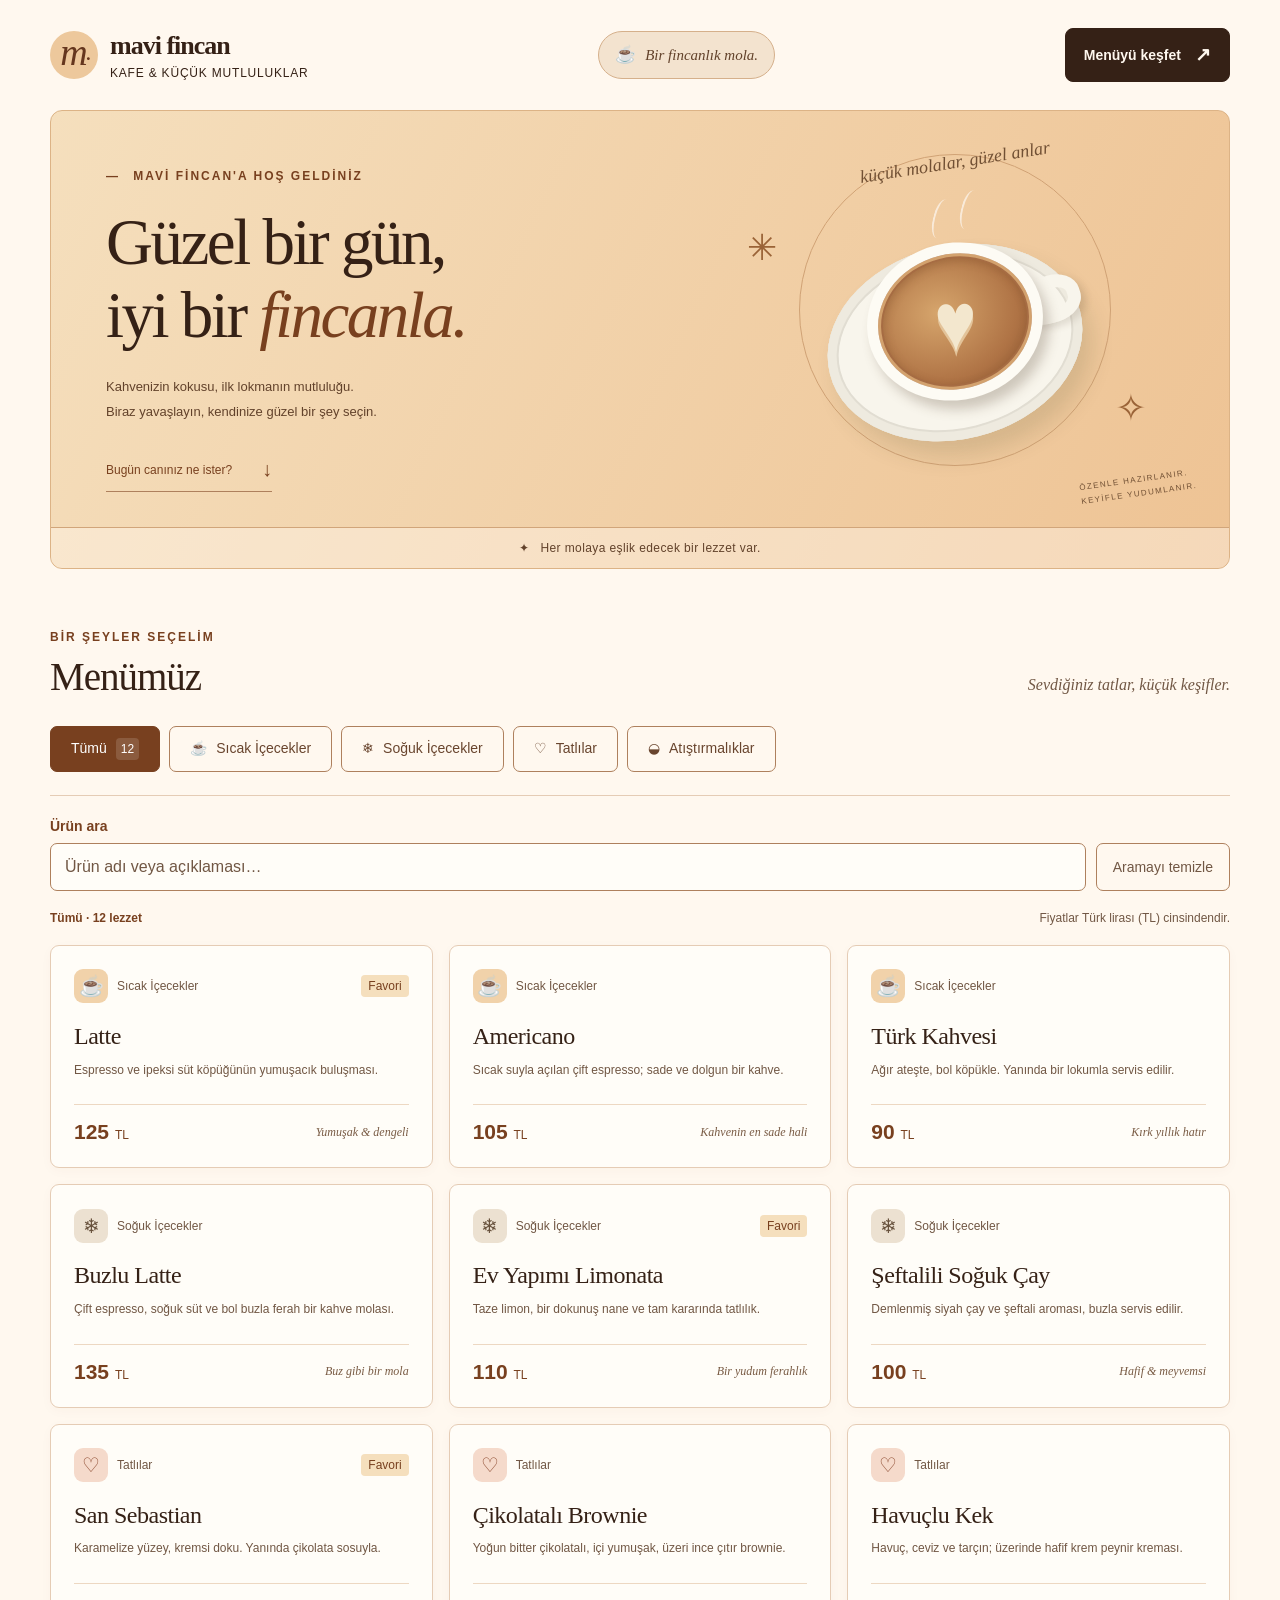
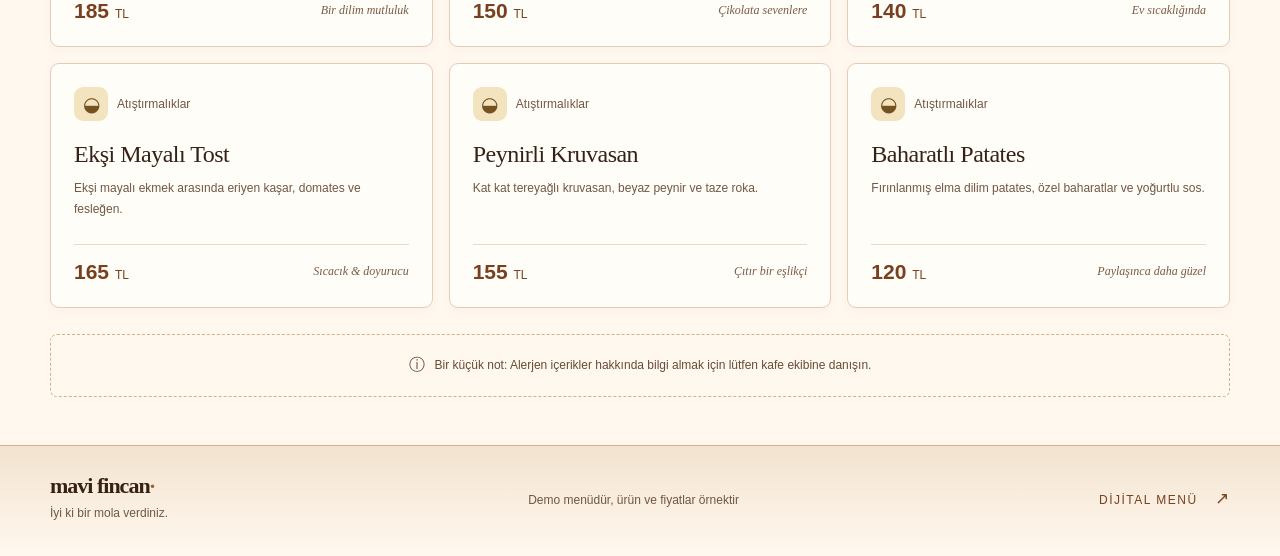
<file: index.html>
<!DOCTYPE html>
<html lang="tr">
<head>
  <meta charset="UTF-8">
  <meta name="viewport" content="width=device-width, initial-scale=1.0">
  <meta name="theme-color" content="#f7f4ec">
  <meta name="description" content="Mavi Fincan Kafe'nin örnek dijital menüsü. Kahveler, serin içecekler, tatlılar ve küçük atıştırmalıklar.">
  <title>Mavi Fincan Kafe — Dijital QR Menü</title>
  <link rel="stylesheet" href="style.css">
  <script src="script.js" defer></script>
</head>
<body>
  <a class="skip-link" href="#menu">Menüye geç</a>
  <header class="site-header wrap">
    <a class="brand" href="index.html" aria-label="Mavi Fincan Kafe ana sayfa">
      <span class="brand-mark" aria-hidden="true">m<span>·</span></span>
      <span class="brand-name">mavi fincan<span>KAFE & KÜÇÜK MUTLULUKLAR</span></span>
    </a>
    <span class="header-note"><span aria-hidden="true">☕</span> Bir fincanlık mola.</span>
    <a class="menu-link" href="#menu">Menüyü keşfet <span aria-hidden="true">↗</span></a>
  </header>

  <main class="wrap">
    <section class="hero" aria-labelledby="welcome-title">
      <div class="hero-copy">
        <p class="eyebrow"><span aria-hidden="true">—</span> MAVİ FİNCAN'A HOŞ GELDİNİZ</p>
        <h1 id="welcome-title">Güzel bir gün,<br>iyi bir <em>fincanla.</em></h1>
        <p class="hero-description">Kahvenizin kokusu, ilk lokmanın mutluluğu.<br>Biraz yavaşlayın, kendinize güzel bir şey seçin.</p>
        <a class="hero-link" href="#menu">Bugün canınız ne ister? <span aria-hidden="true">↓</span></a>
      </div>
      <div class="coffee-scene" aria-hidden="true">
        <span class="scene-caption">küçük molalar, güzel anlar</span>
        <div class="steam steam-one"></div><div class="steam steam-two"></div>
        <div class="saucer"></div>
        <div class="cup-handle"></div>
        <div class="coffee-cup"><div class="coffee"><span class="milk-heart">♥</span></div></div>
        <span class="scene-spark spark-one">✳</span><span class="scene-spark spark-two">✧</span>
        <span class="scene-label">ÖZENLE HAZIRLANIR.<br>KEYİFLE YUDUMLANIR.</span>
      </div>
      <div class="hero-footnote"><span aria-hidden="true">✦</span> Her molaya eşlik edecek bir lezzet var.</div>
    </section>

    <section id="menu" class="menu-section" aria-labelledby="menu-title">
      <div class="section-heading">
        <div><p class="eyebrow">BİR ŞEYLER SEÇELİM</p><h2 id="menu-title">Menümüz</h2></div>
        <p>Sevdiğiniz tatlar, küçük keşifler.</p>
      </div>
      <nav class="category-nav" aria-label="Menü kategorileri" hidden>
        <button type="button" class="category-button is-active" data-filter="all" aria-pressed="true" aria-controls="menu-grid">Tümü <span>12</span></button>
        <button type="button" class="category-button" data-filter="hot" aria-pressed="false" aria-controls="menu-grid"><span aria-hidden="true">☕</span> Sıcak İçecekler</button>
        <button type="button" class="category-button" data-filter="cold" aria-pressed="false" aria-controls="menu-grid"><span aria-hidden="true">❄</span> Soğuk İçecekler</button>
        <button type="button" class="category-button" data-filter="dessert" aria-pressed="false" aria-controls="menu-grid"><span aria-hidden="true">♡</span> Tatlılar</button>
        <button type="button" class="category-button" data-filter="snack" aria-pressed="false" aria-controls="menu-grid"><span aria-hidden="true">◒</span> Atıştırmalıklar</button>
      </nav>
      <div class="menu-search" hidden>
        <label for="product-search">Ürün ara</label>
        <div class="search-controls">
          <input id="product-search" type="search" placeholder="Ürün adı veya açıklaması…" aria-controls="menu-grid" autocomplete="off">
          <button id="clear-search" type="button" disabled>Aramayı temizle</button>
        </div>
      </div>
      <div class="menu-meta"><p id="menu-status" role="status" aria-live="polite" aria-atomic="true">Tümü · 12 lezzet</p><span>Fiyatlar Türk lirası (TL) cinsindendir.</span></div>
      <div id="menu-grid" class="menu-grid">
        <article class="menu-card" data-category="hot">
          <div class="card-top"><span class="product-icon hot" aria-hidden="true">☕</span><span class="product-category">Sıcak İçecekler</span><span class="badge">Favori</span></div>
          <h3>Latte</h3><p>Espresso ve ipeksi süt köpüğünün yumuşacık buluşması.</p><div class="card-bottom"><span class="price">125 <span>TL</span></span><span class="product-note">Yumuşak & dengeli</span></div>
        </article>
        <article class="menu-card" data-category="hot">
          <div class="card-top"><span class="product-icon hot" aria-hidden="true">☕</span><span class="product-category">Sıcak İçecekler</span></div>
          <h3>Americano</h3><p>Sıcak suyla açılan çift espresso; sade ve dolgun bir kahve.</p><div class="card-bottom"><span class="price">105 <span>TL</span></span><span class="product-note">Kahvenin en sade hali</span></div>
        </article>
        <article class="menu-card" data-category="hot">
          <div class="card-top"><span class="product-icon hot" aria-hidden="true">☕</span><span class="product-category">Sıcak İçecekler</span></div>
          <h3>Türk Kahvesi</h3><p>Ağır ateşte, bol köpükle. Yanında bir lokumla servis edilir.</p><div class="card-bottom"><span class="price">90 <span>TL</span></span><span class="product-note">Kırk yıllık hatır</span></div>
        </article>
        <article class="menu-card" data-category="cold">
          <div class="card-top"><span class="product-icon cold" aria-hidden="true">❄</span><span class="product-category">Soğuk İçecekler</span></div>
          <h3>Buzlu Latte</h3><p>Çift espresso, soğuk süt ve bol buzla ferah bir kahve molası.</p><div class="card-bottom"><span class="price">135 <span>TL</span></span><span class="product-note">Buz gibi bir mola</span></div>
        </article>
        <article class="menu-card" data-category="cold">
          <div class="card-top"><span class="product-icon cold" aria-hidden="true">❄</span><span class="product-category">Soğuk İçecekler</span><span class="badge">Favori</span></div>
          <h3>Ev Yapımı Limonata</h3><p>Taze limon, bir dokunuş nane ve tam kararında tatlılık.</p><div class="card-bottom"><span class="price">110 <span>TL</span></span><span class="product-note">Bir yudum ferahlık</span></div>
        </article>
        <article class="menu-card" data-category="cold">
          <div class="card-top"><span class="product-icon cold" aria-hidden="true">❄</span><span class="product-category">Soğuk İçecekler</span></div>
          <h3>Şeftalili Soğuk Çay</h3><p>Demlenmiş siyah çay ve şeftali aroması, buzla servis edilir.</p><div class="card-bottom"><span class="price">100 <span>TL</span></span><span class="product-note">Hafif & meyvemsi</span></div>
        </article>
        <article class="menu-card" data-category="dessert">
          <div class="card-top"><span class="product-icon dessert" aria-hidden="true">♡</span><span class="product-category">Tatlılar</span><span class="badge">Favori</span></div>
          <h3>San Sebastian</h3><p>Karamelize yüzey, kremsi doku. Yanında çikolata sosuyla.</p><div class="card-bottom"><span class="price">185 <span>TL</span></span><span class="product-note">Bir dilim mutluluk</span></div>
        </article>
        <article class="menu-card" data-category="dessert">
          <div class="card-top"><span class="product-icon dessert" aria-hidden="true">♡</span><span class="product-category">Tatlılar</span></div>
          <h3>Çikolatalı Brownie</h3><p>Yoğun bitter çikolatalı, içi yumuşak, üzeri ince çıtır brownie.</p><div class="card-bottom"><span class="price">150 <span>TL</span></span><span class="product-note">Çikolata sevenlere</span></div>
        </article>
        <article class="menu-card" data-category="dessert">
          <div class="card-top"><span class="product-icon dessert" aria-hidden="true">♡</span><span class="product-category">Tatlılar</span></div>
          <h3>Havuçlu Kek</h3><p>Havuç, ceviz ve tarçın; üzerinde hafif krem peynir kreması.</p><div class="card-bottom"><span class="price">140 <span>TL</span></span><span class="product-note">Ev sıcaklığında</span></div>
        </article>
        <article class="menu-card" data-category="snack">
          <div class="card-top"><span class="product-icon snack" aria-hidden="true">◒</span><span class="product-category">Atıştırmalıklar</span></div>
          <h3>Ekşi Mayalı Tost</h3><p>Ekşi mayalı ekmek arasında eriyen kaşar, domates ve fesleğen.</p><div class="card-bottom"><span class="price">165 <span>TL</span></span><span class="product-note">Sıcacık & doyurucu</span></div>
        </article>
        <article class="menu-card" data-category="snack">
          <div class="card-top"><span class="product-icon snack" aria-hidden="true">◒</span><span class="product-category">Atıştırmalıklar</span></div>
          <h3>Peynirli Kruvasan</h3><p>Kat kat tereyağlı kruvasan, beyaz peynir ve taze roka.</p><div class="card-bottom"><span class="price">155 <span>TL</span></span><span class="product-note">Çıtır bir eşlikçi</span></div>
        </article>
        <article class="menu-card" data-category="snack">
          <div class="card-top"><span class="product-icon snack" aria-hidden="true">◒</span><span class="product-category">Atıştırmalıklar</span></div>
          <h3>Baharatlı Patates</h3><p>Fırınlanmış elma dilim patates, özel baharatlar ve yoğurtlu sos.</p><div class="card-bottom"><span class="price">120 <span>TL</span></span><span class="product-note">Paylaşınca daha güzel</span></div>
        </article>
      </div>
      <p id="no-results" class="no-results" hidden>Aradığınız ürün bulunamadı</p>
      <aside class="allergy-note"><span aria-hidden="true">ⓘ</span><p>Bir küçük not: Alerjen içerikler hakkında bilgi almak için lütfen kafe ekibine danışın.</p></aside>
    </section>
  </main>
  <footer class="site-footer wrap"><div><span class="footer-brand">mavi fincan<span>·</span></span><p>İyi ki bir mola verdiniz.</p></div><p>Demo menüdür, ürün ve fiyatlar örnektir</p><span class="footer-label">DİJİTAL MENÜ <span aria-hidden="true">↗</span></span></footer>
</body>
</html>
</file>
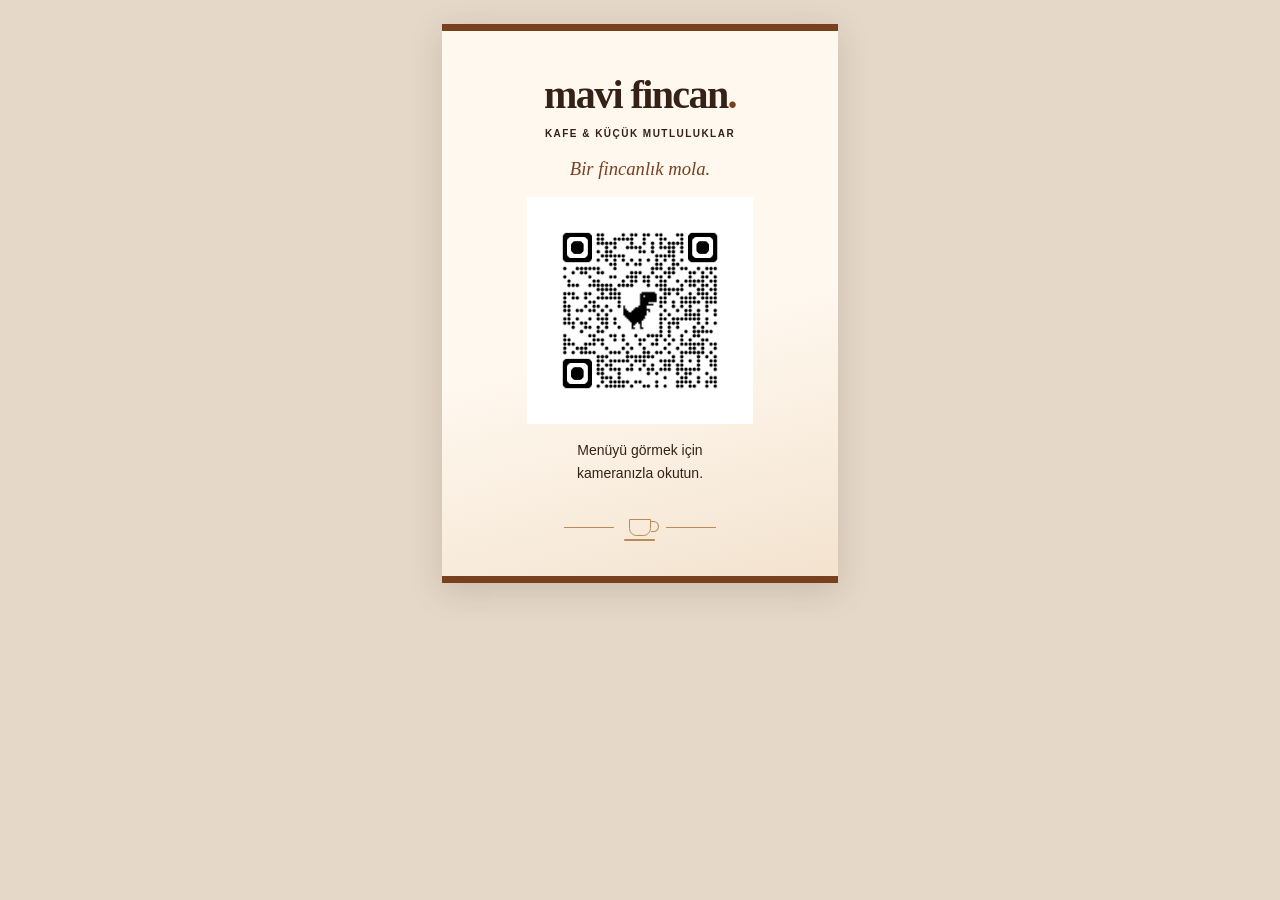
<file: qr-kart.html>
<!DOCTYPE html>
<html lang="tr">
<head>
  <meta charset="UTF-8">
  <meta name="viewport" content="width=device-width, initial-scale=1.0">
  <meta name="description" content="Mavi Fincan Kafe için A6 boyutunda yazdırılabilir QR menü kartı.">
  <title>Mavi Fincan Kafe — A6 QR Menü Kartı</title>
  <link rel="stylesheet" href="qr-kart.css">
</head>
<body>
  <main class="menu-card" aria-labelledby="brand-name">
    <header class="brand">
      <h1 id="brand-name">mavi fincan<span aria-hidden="true">.</span></h1>
      <p class="brand-subtitle">KAFE & KÜÇÜK MUTLULUKLAR</p>
    </header>

    <p class="slogan">Bir fincanlık mola.</p>

    <a class="qr-frame" href="https://dadoliko.github.io/qr-menu-cafe/" aria-label="Mavi Fincan Kafe dijital menüsünü aç">
      <img src="assets/qr/mavi-fincan-qr-temiz.png" width="450" height="450" alt="Mavi Fincan Kafe dijital menüsünün QR kodu">
    </a>

    <p class="scan-instruction">Menüyü görmek için<br>kameranızla okutun.</p>

    <div class="coffee-detail" aria-hidden="true">
      <span class="detail-line"></span>
      <span class="coffee-icon"></span>
      <span class="detail-line"></span>
    </div>
  </main>
</body>
</html>
</file>
<file: style.css>
:root {
  color-scheme: light;
  --paper: #fff8ef;
  --ink: #352116;
  --muted: #715744;
  --accent: #78401f;
  --line: #e5ccb5;
  --serif: Georgia, 'Times New Roman', serif;
}
* { box-sizing: border-box; }
html { scroll-behavior: smooth; scroll-padding-top: 24px; }
body { margin: 0; background: var(--paper); color: var(--ink); font-family: 'Segoe UI', Arial, sans-serif; -webkit-font-smoothing: antialiased; }
a { color: inherit; }
button { font: inherit; }
[hidden] { display: none !important; }
:focus-visible { outline: 3px solid #24658a; outline-offset: 5px; }
.wrap { width: min(1180px, calc(100% - 40px)); margin-inline: auto; }
.skip-link { position: fixed; z-index: 10; top: 12px; left: 12px; padding: 14px 20px; background: white; border-radius: 8px; transform: translateY(-150%); }
.skip-link:focus { transform: translateY(0); }
.site-header { display: flex; align-items: center; justify-content: space-between; gap: 24px; min-height: 110px; }
.brand { display: flex; align-items: center; gap: 12px; text-decoration: none; }
.brand-mark { display: grid; place-content: center; position: relative; width: 48px; height: 48px; background: #edc89c; color: #65361e; border-radius: 50%; font: italic 38px var(--serif); padding-bottom: 7px; }
.brand-mark span { position: absolute; right: 7px; bottom: 7px; font-size: 24px; }
.brand-name { font: bold 26px var(--serif); letter-spacing: -1px; }
.brand-name > span { display: block; margin-top: 5px; font: 12px 'Segoe UI', Arial, sans-serif; letter-spacing: .8px; }
.header-note { display: inline-flex; align-items: center; gap: 9px; max-width: 100%; padding: 10px 16px; border: 1px solid #d5b08b; border-radius: 999px; background: #f3e3cf; color: #62422b; font: italic 15px/1.5 var(--serif); }
.header-note > span { flex-shrink: 0; color: var(--accent); font-size: 17px; font-style: normal; }
.menu-link { display: inline-flex; justify-content: center; align-items: center; gap: 14px; min-height: 48px; max-width: 100%; padding: 12px 18px; text-decoration: none; font-size: 14px; font-weight: 600; line-height: 1.5; border: 1px solid #352116; border-radius: 8px; background: #352116; color: #fff8ef; transition: background-color .16s, border-color .16s; }
.menu-link:hover { background: #623b25; border-color: #623b25; }
.menu-link span { flex-shrink: 0; font-size: 19px; }
.hero { position: relative; display: grid; grid-template-columns: 1.15fr 1fr; overflow: hidden; background: linear-gradient(115deg, #f5dfbd, #eec394); border: 1px solid #dcb386; border-radius: 12px; }
.hero-copy { position: relative; z-index: 1; padding: 55px 0 76px 55px; }
.eyebrow { margin: 0 0 20px; color: var(--accent); font-size: 12px; font-weight: 600; letter-spacing: 2px; line-height: 1.7; }
.eyebrow > span { margin-right: 8px; }
h1 { margin: 0; font: 400 clamp(42px, 5.1vw, 65px)/1.12 var(--serif); letter-spacing: -2.5px; }
h1 em { color: var(--accent); font-weight: 400; }
.hero-description { margin: 23px 0 24px; font-size: 13px; line-height: 1.9; color: #62422b; }
.hero-link { display: inline-flex; gap: 30px; align-items: center; min-height: 44px; color: var(--accent); font-size: 12px; text-decoration: none; border-bottom: 1px solid #ae805d; }
.hero-link span { font-size: 20px; }
.hero-footnote { position: absolute; bottom: 0; width: 100%; padding: 13px 24px; text-align: center; border-top: 1px solid #d1a57a; background: #fff8ef66; color: #62422b; font-size: 12px; letter-spacing: .4px; }
.hero-footnote span { margin-right: 7px; }
.coffee-scene { position: relative; min-height: 390px; }
.coffee-scene::before { content: ''; position: absolute; width: 310px; height: 310px; top: 43px; left: 50%; transform: translateX(-50%); border: 1px solid #d0a275; border-radius: 50%; }
.scene-caption { position: absolute; top: 41px; left: 50%; width: 240px; text-align: center; transform: translateX(-50%) rotate(-9deg); font: italic 18px var(--serif); color: #715034; }
.saucer { position: absolute; width: 258px; height: 193px; background: #f8f5ec; border-radius: 50%; left: 50%; top: 135px; transform: translateX(-50%) rotate(-14deg); box-shadow: 6px 17px 22px #3c452125, inset 0 0 0 9px #eeeadf, inset 0 0 0 11px #e1ddd2; }
.coffee-cup { position: absolute; top: 132px; left: 50%; transform: translateX(-50%) rotate(-14deg); width: 177px; height: 157px; border: 11px solid #fdfbf4; border-radius: 50%; background: #a66c43; box-shadow: 4px 10px 12px #55412b40, inset 0 0 0 3px #d3a26e; }
.coffee { position: absolute; inset: 5px; border-radius: 50%; background: radial-gradient(ellipse at 40% 40%, #d6a56c, #af7345 65%, #87532e); box-shadow: inset 1px 3px 9px #65361840; display: grid; place-items: center; }
.milk-heart { color: #f3e7ce; font-size: 84px; line-height: 1; transform: rotate(13deg) scaleX(.85); text-shadow: 0 5px 0 #e3c399; }
.cup-handle { position: absolute; top: 165px; left: calc(50% + 63px); width: 63px; height: 47px; border: 13px solid #f8f5ec; border-radius: 45%; transform: rotate(-18deg); box-shadow: 4px 5px 7px #55412b24; }
.steam { position: absolute; z-index: 2; width: 17px; height: 40px; border-left: 2px solid #fff9; border-radius: 50%; top: 88px; left: calc(50% - 22px); transform: rotate(14deg); }
.steam-two { left: calc(50% + 6px); top: 79px; }
.scene-spark { position: absolute; color: #9a6337; }
.spark-one { top: 116px; left: 12%; font-size: 36px; }
.spark-two { top: 275px; right: 15%; font-size: 38px; }
.scene-label { position: absolute; right: 32px; bottom: 67px; font-size: 8px; line-height: 1.8; letter-spacing: 1.4px; color: #715034; transform: rotate(-8deg); }
.menu-section { padding-top: 58px; }
.section-heading { display: flex; align-items: flex-end; justify-content: space-between; gap: 20px; margin-bottom: 27px; }
.section-heading .eyebrow { margin-bottom: 6px; font-size: 12px; }
h2 { margin: 0; font: 400 39px var(--serif); letter-spacing: -1px; }
.section-heading > p { margin: 0 0 5px; font: italic 16px var(--serif); color: var(--muted); }
.category-nav { display: flex; flex-wrap: wrap; gap: 9px; border-bottom: 1px solid var(--line); padding-bottom: 23px; }
.category-button { display: inline-flex; justify-content: center; align-items: center; gap: 9px; min-width: 0; max-width: 100%; min-height: 46px; padding: 11px 20px; border-radius: 7px; border: 1px solid #ae805d; background: transparent; color: #69452e; cursor: pointer; font-size: 14px; line-height: 1.5; overflow-wrap: anywhere; transition: background .16s, color .16s, border-color .16s; }
.category-button > span { font-size: 14px; }
.category-button:first-child > span { font-size: 12px; padding: 2px 5px; background: #ffffff24; border-radius: 4px; }
.category-button:hover { border-color: var(--accent); background: #f3dfc6; }
.category-button.is-active { color: #fff; background: var(--accent); border-color: var(--accent); }
.menu-search { margin-top: 22px; }
.menu-search label { display: block; margin-bottom: 9px; color: var(--accent); font-size: 14px; font-weight: 600; }
.search-controls { display: flex; flex-wrap: wrap; gap: 10px; }
.search-controls input { flex: 1 1 220px; min-width: 0; width: 100%; min-height: 48px; border: 1px solid #ae805d; border-radius: 7px; padding: 12px 14px; background: #fffdf8; color: var(--ink); font: inherit; font-size: 16px; }
.search-controls input::placeholder { color: var(--muted); opacity: 1; }
.search-controls button { min-height: 48px; max-width: 100%; padding: 11px 16px; border: 1px solid #ae805d; border-radius: 7px; background: transparent; color: var(--accent); font-size: 14px; cursor: pointer; }
.search-controls button:hover:not(:disabled) { background: #f3dfc6; border-color: var(--accent); }
.search-controls button:disabled { color: var(--muted); cursor: default; }
.no-results { margin: 0; padding: 28px 20px; border: 1px solid var(--line); border-radius: 9px; background: #fffdf8; color: var(--muted); text-align: center; font-size: 16px; line-height: 1.6; }
.menu-meta { display: flex; flex-wrap: wrap; align-items: center; justify-content: space-between; gap: 8px; margin: 20px 0; font-size: 12px; color: var(--muted); }
.menu-meta p { margin: 0; color: #78401f; font-weight: 600; font-size: 12px; }
.menu-grid { display: grid; grid-template-columns: repeat(3, minmax(0, 1fr)); gap: 16px; }
.menu-card { display: flex; flex-direction: column; padding: 23px; border: 1px solid var(--line); border-radius: 9px; background: #fffdf8; box-shadow: 0 3px 12px #78401f08; transition: border-color .18s, box-shadow .18s; }
.menu-card:hover { border-color: #bd8956; box-shadow: 0 6px 18px #78401f14; }
.card-top { display: flex; align-items: center; gap: 9px; min-height: 35px; margin-bottom: 18px; }
.product-icon { display: grid; place-items: center; width: 34px; height: 34px; flex-shrink: 0; border-radius: 9px; font-size: 20px; }
.hot { background: #f1d2aa; color: #78401f; }
.cold { background: #ece1d1; color: #66503b; }
.dessert { background: #f5dacb; color: #8b482d; }
.snack { background: #f3e4bf; color: #745320; }
.product-category { font-size: 12px; color: var(--muted); }
.badge { margin-left: auto; padding: 4px 7px; border-radius: 4px; background: #f5dfbd; color: #78401f; font-size: 12px; }
h3 { margin: 0 0 9px; font: 400 24px/1.2 var(--serif); letter-spacing: -.5px; }
.menu-card > p { color: var(--muted); font-size: 12px; line-height: 1.8; margin: 0 0 23px; }
.card-bottom { display: flex; align-items: center; justify-content: space-between; gap: 8px; margin-top: auto; padding-top: 15px; border-top: 1px solid #edd8c2; }
.price { color: var(--accent); font-size: 21px; font-weight: 600; white-space: nowrap; }
.price > span { font-size: 12px; font-weight: 400; }
.product-note { color: #795b44; font: italic 12px var(--serif); text-align: right; }
.allergy-note { display: flex; align-items: center; justify-content: center; gap: 10px; padding: 20px; margin: 26px 0 48px; border: 1px dashed #d5b08b; border-radius: 7px; color: #694b33; }
.allergy-note p { margin: 0; font-size: 12px; line-height: 1.7; }
.site-footer { display: flex; flex-wrap: wrap; align-items: center; justify-content: space-between; gap: 25px; border-top: 1px solid #d5b08b; background: linear-gradient(180deg, #f3e3cf, #fff8ef); padding-block: 27px 33px; }
.site-footer.wrap { width: 100%; padding-inline: max(20px, calc((100% - 1180px) / 2)); }
.footer-brand { font: bold 22px var(--serif); letter-spacing: -1px; }
.footer-brand > span { color: #a1602d; }
.site-footer p { margin: 5px 0 0; color: var(--muted); font-size: 12px; line-height: 1.6; }
.footer-label { color: var(--accent); font-size: 12px; letter-spacing: 1.5px; white-space: nowrap; }
.footer-label > span { margin-left: 12px; font-size: 17px; }
@media (min-width: 1400px) { .site-header { min-height: 125px; } .hero-copy { padding-top: 65px; padding-bottom: 85px; } }
@media (max-width: 900px) {
  .header-note { display: none; }
  .hero-copy { padding-left: 30px; }
  .coffee-scene { transform: scale(.88); transform-origin: center; }
  .menu-grid { grid-template-columns: repeat(2, minmax(0, 1fr)); }
  .scene-label { right: 0; }
}
@media (max-width: 600px) {
  .wrap { width: calc(100% - 32px); }
  .site-header { min-height: 90px; gap: 12px; flex-wrap: wrap; padding-block: 16px; }
  .brand { gap: 8px; min-width: 0; max-width: 100%; }
  .brand-mark { width: 39px; height: 39px; font-size: 31px; flex-shrink: 0; }
  .brand-name { font-size: 23px; }
  .brand-name > span { font-size: 12px; letter-spacing: .8px; }
  .menu-link { font-size: 14px; gap: 10px; }
  .hero { grid-template-columns: 1fr; }
  .hero-copy { padding: 32px 25px 0; }
  .hero-copy .eyebrow { font-size: 12px; letter-spacing: 1.5px; margin-bottom: 17px; }
  h1 { font-size: clamp(39px, 10vw, 56px); letter-spacing: -1.8px; }
  .hero-description { margin: 18px 0 14px; font-size: 12px; }
  .coffee-scene { height: 275px; min-height: 0; margin-top: -12px; margin-bottom: 31px; transform: scale(.78); transform-origin: center 30%; }
  .scene-caption { top: 28px; }
  .coffee-scene::before { top: 25px; width: 285px; height: 285px; }
  .scene-label { bottom: -14px; right: 4px; }
  .spark-one { left: 6%; }
  .spark-two { right: 4%; top: 225px; }
  .hero-footnote { padding: 12px 9px; font-size: 12px; }
  .menu-section { padding-top: 35px; }
  .section-heading { margin-bottom: 22px; }
  h2 { font-size: 34px; }
  .section-heading > p { font-size: 12px; max-width: 115px; text-align: right; line-height: 1.5; }
  .category-nav { gap: 7px; padding-bottom: 18px; }
  .category-button { flex: 1 1 auto; padding: 11px 12px; font-size: 14px; }
  .menu-meta { margin-block: 17px; gap: 9px; }
  .menu-meta > span { font-size: 12px; }
  .menu-grid { grid-template-columns: 1fr; gap: 12px; }
  .menu-card { padding: 20px; }
  .card-top { margin-bottom: 14px; }
  .menu-card > p { font-size: 13px; margin-bottom: 18px; }
  .product-category { font-size: 12px; }
  .product-note { font-size: 12px; }
  .allergy-note { justify-content: flex-start; padding: 15px; margin-bottom: 30px; }
  .site-footer { flex-wrap: wrap; gap: 18px; }
  .site-footer.wrap { padding-inline: 16px; }
  .site-footer > p { order: 3; width: 100%; border-top: 1px solid var(--line); padding-top: 16px; }
}
@media (prefers-reduced-motion: reduce) { html { scroll-behavior: auto; } *, *::before, *::after { transition: none !important; } }
</file>
<file: qr-kart.css>
:root {
  color-scheme: light;
  --cream: #fff8ef;
  --espresso: #352116;
  --coffee: #78401f;
  --caramel: #bd8956;
  --latte: #f3e3cf;
}

* { box-sizing: border-box; }

body {
  margin: 0;
  padding: 24px;
  background: #e5d8c8;
  color: var(--espresso);
  font-family: 'Segoe UI', Arial, sans-serif;
}

.menu-card {
  width: 105mm;
  height: 148mm;
  margin: 0 auto;
  padding: 11mm 8mm 9mm;
  display: grid;
  grid-template-rows: auto auto auto auto 1fr;
  justify-items: center;
  align-items: start;
  gap: 4mm;
  text-align: center;
  background: linear-gradient(165deg, var(--cream) 55%, var(--latte));
  border-top: 2mm solid var(--coffee);
  border-bottom: 2mm solid var(--coffee);
  box-shadow: 0 8px 32px #35211626;
}

.brand h1 {
  margin: 0;
  font: 700 30pt/1.1 Georgia, 'Times New Roman', serif;
  letter-spacing: -1.2pt;
}

.brand h1 span { color: var(--coffee); }

.brand-subtitle {
  margin: 2.5mm 0 0;
  font-size: 7.5pt;
  font-weight: 600;
  line-height: 1.5;
  letter-spacing: 1.1pt;
}

.slogan {
  margin: 0;
  color: var(--coffee);
  font: italic 14pt/1.4 Georgia, 'Times New Roman', serif;
}

.qr-frame {
  display: block;
  width: 60mm;
  height: 60mm;
  padding: 5mm;
  background: #fff;
  line-height: 0;
}

.qr-frame img {
  display: block;
  width: 50mm;
  height: 50mm;
}

.qr-frame:focus-visible {
  outline: 3px solid #24658a;
  outline-offset: 4px;
}

.scan-instruction {
  margin: 0;
  color: var(--espresso);
  font-size: 10.5pt;
  line-height: 1.6;
}

.coffee-detail {
  display: flex;
  align-items: center;
  align-self: end;
  gap: 4mm;
  height: 8mm;
  color: var(--caramel);
}

.detail-line { width: 13mm; height: .25mm; background: currentColor; }

.coffee-icon {
  position: relative;
  display: block;
  width: 6mm;
  height: 4.5mm;
  border: .45mm solid currentColor;
  border-radius: 0 0 2mm 2mm;
}

.coffee-icon::before {
  content: '';
  position: absolute;
  top: .3mm;
  right: -2.4mm;
  width: 2mm;
  height: 2.3mm;
  border: .45mm solid currentColor;
  border-left: 0;
  border-radius: 0 2mm 2mm 0;
}

.coffee-icon::after {
  content: '';
  position: absolute;
  bottom: -1.6mm;
  left: -1.4mm;
  width: 8mm;
  height: .45mm;
  border-radius: 1mm;
  background: currentColor;
}

@media screen and (max-width: 430px) {
  body { padding: 12px; }
  .menu-card { width: 100%; height: auto; min-height: 148mm; }
  .brand h1 { font-size: 27pt; }
  .brand-subtitle { letter-spacing: .5pt; }
}

@page {
  size: 105mm 148mm;
  margin: 0;
}

@media print {
  html, body {
    width: 105mm;
    margin: 0;
    padding: 0;
    background: #fff;
    print-color-adjust: exact;
    -webkit-print-color-adjust: exact;
  }

  .menu-card {
    margin: 0;
    box-shadow: none;
    break-inside: avoid;
    page-break-inside: avoid;
  }
}
</file>
